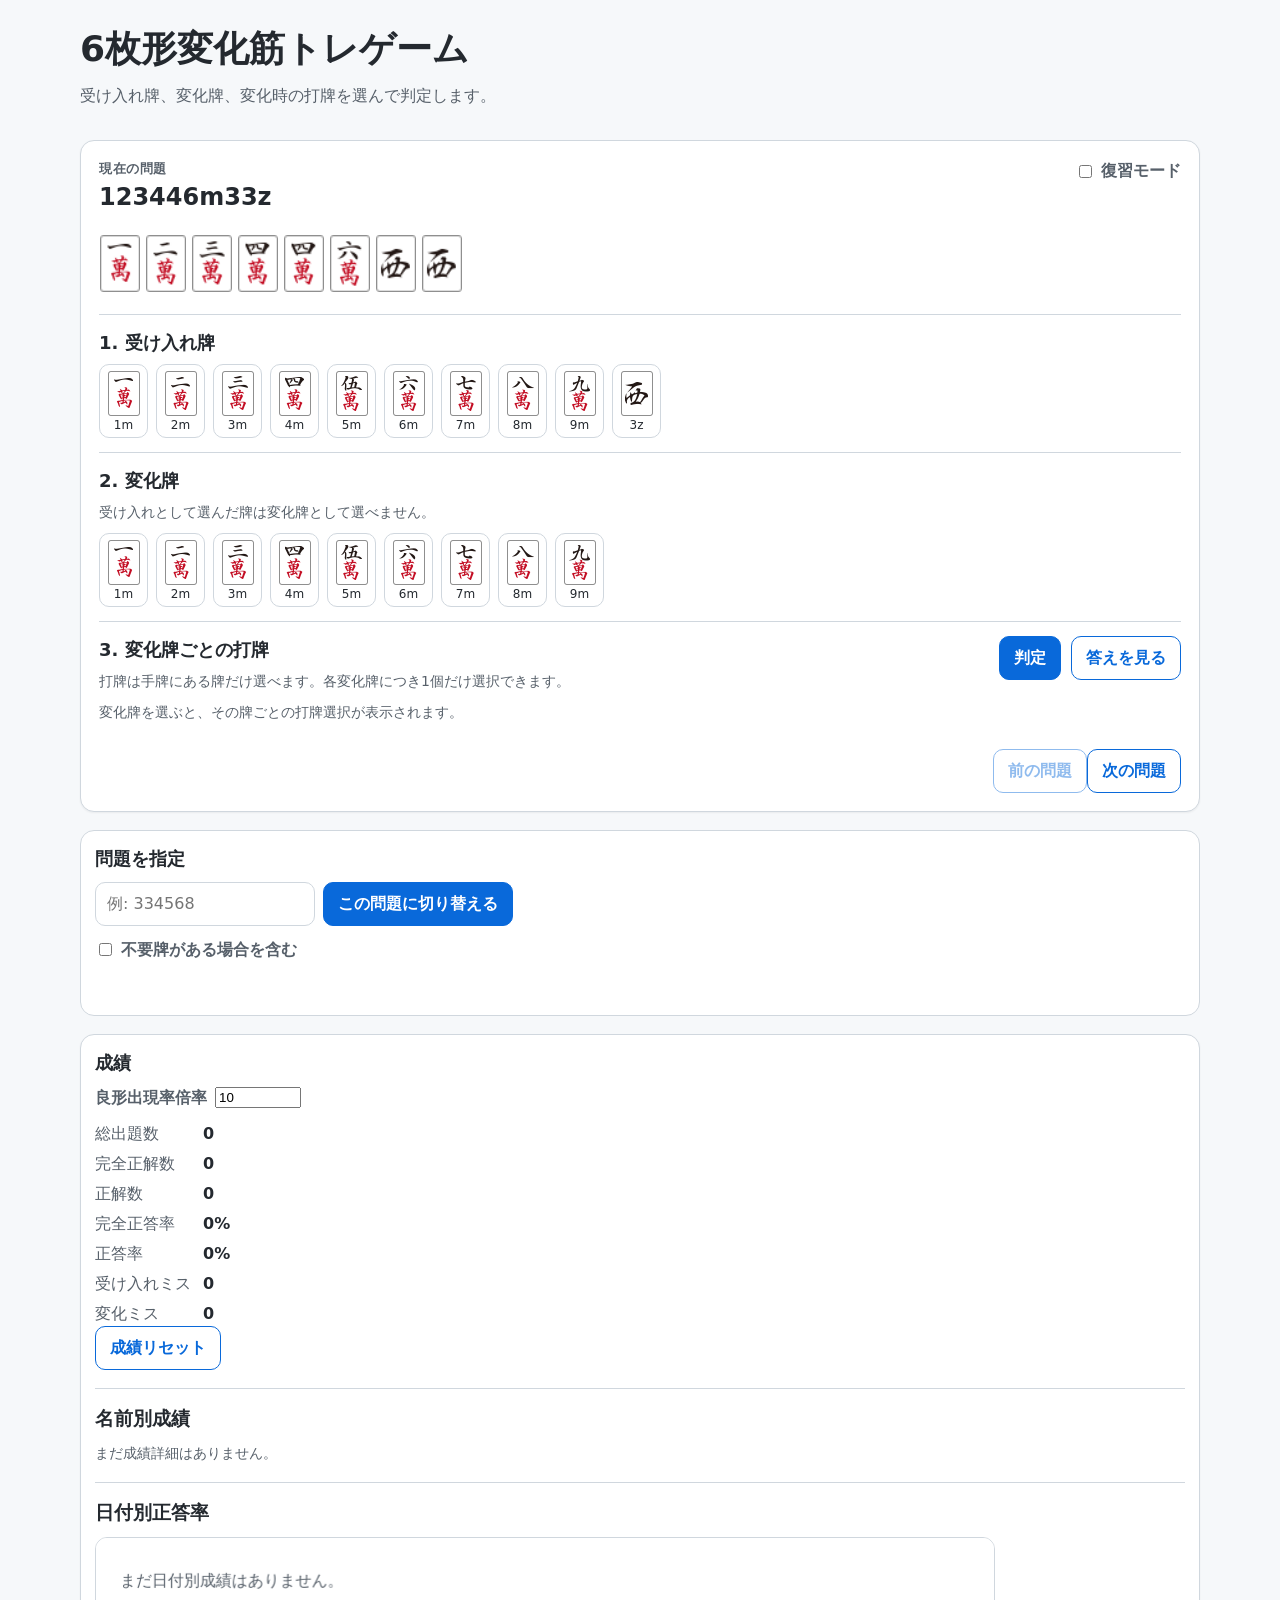
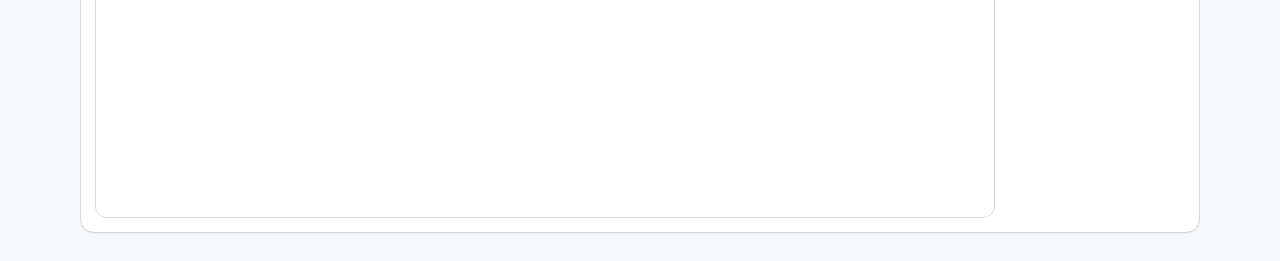
<file: index.html>
<!doctype html>
<html lang="ja">
<head>
  <meta charset="utf-8">
  <meta name="viewport" content="width=device-width, initial-scale=1">
  <title>6枚形変化筋トレゲーム</title>
  <link rel="stylesheet" href="styles.css?v=20260618-10">
</head>
<body>
  <header class="app-header">
    <div>
      <h1>6枚形変化筋トレゲーム</h1>
      <p>受け入れ牌、変化牌、変化時の打牌を選んで判定します。</p>
    </div>
  </header>

  <main>
    <section id="questionCard" class="question-card">
      <div class="question-heading">
        <div>
          <div class="eyebrow">現在の問題</div>
          <h2 id="handText">読み込み中...</h2>
          <div id="shapeName" class="shape-name"></div>
        </div>
        <div class="question-controls">
          <label class="inline-check">
            <input id="reviewModeToggle" type="checkbox">
            復習モード
          </label>
        </div>
      </div>

      <div id="transitionAnimation" class="transition-animation hidden"></div>
      <div id="handTiles" class="hand-tiles" aria-label="手牌"></div>

      <section class="answer-section">
        <h3>1. 受け入れ牌</h3>
        <div id="ukeireButtons" class="tile-button-grid"></div>
      </section>

      <section class="answer-section">
        <h3>2. 変化牌</h3>
        <p class="hint">受け入れとして選んだ牌は変化牌として選べません。</p>
        <div id="changeButtons" class="tile-button-grid"></div>
      </section>

      <section class="answer-section">
        <div class="section-heading-row">
          <div>
            <h3>3. 変化牌ごとの打牌</h3>
            <p class="hint">打牌は手牌にある牌だけ選べます。各変化牌につき1個だけ選択できます。</p>
          </div>
          <div class="actions inline-actions">
            <button id="judgeButton" type="button">判定</button>
            <button id="showAnswerButton" class="secondary" type="button">答えを見る</button>
          </div>
        </div>
        <div id="discardPanels" class="discard-panels"></div>
      </section>
      <div class="question-bottom-actions">
        <button id="previousButton" class="secondary" type="button">前の問題</button>
        <button id="nextButton" class="secondary" type="button">次の問題</button>
      </div>
    </section>

    <div id="discardModal" class="modal hidden" role="dialog" aria-modal="true" aria-labelledby="discardModalTitle">
      <div class="modal-backdrop" id="discardModalBackdrop"></div>
      <section class="modal-card">
        <div class="modal-header">
          <div>
            <h3 id="discardModalTitle">打牌を選択</h3>
            <p id="discardModalLead" class="hint"></p>
          </div>
          <button id="discardModalClose" class="secondary" type="button">閉じる</button>
        </div>
        <div id="discardModalDrawTile" class="discard-modal-draw"></div>
        <div id="discardModalButtons" class="tile-button-grid"></div>
        <div class="modal-actions">
          <button id="discardModalClear" class="secondary" type="button">この変化牌を解除</button>
        </div>
      </section>
    </div>

    <div id="resultModal" class="modal hidden" role="dialog" aria-modal="true" aria-labelledby="resultModalTitle">
      <div class="modal-backdrop" id="resultModalBackdrop"></div>
      <section class="modal-card result-modal-card">
        <div class="modal-header">
          <h3 id="resultModalTitle">判定結果</h3>
          <button id="resultModalClose" class="secondary" type="button">閉じる</button>
        </div>
        <div id="resultModalBody"></div>
        <div class="modal-actions">
          <button id="resultNextButton" type="button">次の問題</button>
        </div>
      </section>
    </div>

    <section id="resultPanel" class="result-panel hidden" aria-live="polite"></section>

    <section class="problem-selector-panel">
      <h2>問題を指定</h2>
      <div class="problem-selector-controls">
        <input id="specifiedShapeInput" type="text" inputmode="numeric" placeholder="例: 334568" maxlength="7">
        <button id="specifiedShapeButton" type="button">この問題に切り替える</button>
      </div>
      <label class="inline-check problem-filter-check">
        <input id="includeUnnecessaryTileToggle" type="checkbox">
        不要牌がある場合を含む
      </label>
      <p id="specifiedShapeMessage" class="hint" aria-live="polite"></p>
    </section>

    <section class="stats-panel" aria-label="成績">
      <h2>成績</h2>
      <div class="stats-controls">
        <label>
          良形出現率倍率
          <input id="namedShapeWeightMultiplier" type="number" min="1" max="20" step="0.5" value="10">
        </label>
      </div>
      <dl id="statsSummary">
        <dt>総出題数</dt><dd>0</dd>
        <dt>完全正解数</dt><dd>0</dd>
        <dt>正解数</dt><dd>0</dd>
        <dt>完全正答率</dt><dd>0%</dd>
        <dt>正答率</dt><dd>0%</dd>
        <dt>受け入れミス</dt><dd>0</dd>
        <dt>変化ミス</dt><dd>0</dd>
      </dl>
      <button id="resetStatsButton" class="secondary" type="button">成績リセット</button>

      <section class="stats-detail">
        <h3>名前別成績</h3>
        <div id="statsByName"></div>
      </section>

      <section class="stats-detail">
        <h3>日付別正答率</h3>
        <canvas id="dailyAccuracyChart" width="900" height="280"></canvas>
      </section>
    </section>
  </main>

  <template id="tileButtonTemplate">
    <button class="tile-button" type="button">
      <img alt="">
      <span></span>
    </button>
  </template>

  <script src="quiz-data.js?v=20260618-10"></script>
  <script src="app.js?v=20260618-10"></script>
</body>
</html>
</file>
<file: styles.css>
:root {
  color-scheme: light;
  --bg: #f6f8fa;
  --card: #ffffff;
  --text: #24292f;
  --muted: #57606a;
  --border: #d0d7de;
  --accent: #0969da;
  --accent-soft: #ddf4ff;
  --good: #1a7f37;
  --bad: #cf222e;
  --warn: #9a6700;
}

* {
  box-sizing: border-box;
}

body {
  margin: 0;
  min-height: 100vh;
  background: var(--bg);
  color: var(--text);
  font-family: system-ui, -apple-system, BlinkMacSystemFont, "Segoe UI", sans-serif;
  line-height: 1.5;
}

button {
  font: inherit;
}

.app-header,
main {
  width: min(1120px, calc(100vw - 28px));
  margin: 0 auto;
}

.app-header {
  padding: 22px 0 16px;
}

h1,
h2,
h3,
p {
  margin-top: 0;
}

h1 {
  font-size: clamp(24px, 4vw, 36px);
  margin-bottom: 8px;
}

.app-header p,
.hint,
.eyebrow {
  color: var(--muted);
}

.stats-panel,
.question-card,
.result-panel {
  background: var(--card);
  border: 1px solid var(--border);
  border-radius: 14px;
  box-shadow: 0 1px 2px rgba(27, 31, 36, 0.06);
}

.stats-panel {
  padding: 14px;
  margin-bottom: 28px;
}

.stats-panel h2 {
  font-size: 18px;
  margin-bottom: 10px;
}

.stats-controls {
  margin-bottom: 12px;
}

.stats-controls label {
  display: inline-flex;
  gap: 8px;
  align-items: center;
  color: var(--muted);
  font-weight: 700;
}

.stats-controls input {
  width: 86px;
}

dl {
  display: grid;
  grid-template-columns: auto 1fr;
  gap: 6px 12px;
  margin: 0;
}

dt {
  color: var(--muted);
}

dd {
  margin: 0;
  font-weight: 700;
}

.question-card,
.result-panel {
  padding: 18px;
  margin-bottom: 18px;
}

.question-card {
  scroll-margin-top: 12px;
}

.problem-selector-panel {
  background: var(--card);
  border: 1px solid var(--border);
  border-radius: 14px;
  padding: 14px;
  margin-bottom: 18px;
}

.problem-selector-panel h2 {
  font-size: 18px;
  margin-bottom: 10px;
}

.problem-selector-controls {
  display: flex;
  flex-wrap: wrap;
  gap: 8px;
}

.problem-selector-controls input {
  width: min(220px, 100%);
  border: 1px solid var(--border);
  border-radius: 10px;
  padding: 9px 11px;
  font: inherit;
}

.problem-filter-check {
  margin-top: 12px;
}

.problem-selector-panel .hint {
  min-height: 1.4em;
  margin-top: 8px;
}

.question-heading {
  display: flex;
  justify-content: space-between;
  gap: 14px;
  align-items: start;
}

.question-controls {
  display: flex;
  gap: 10px;
  align-items: center;
  flex-wrap: wrap;
  justify-content: flex-end;
}

.inline-check {
  display: inline-flex;
  align-items: center;
  gap: 6px;
  color: var(--muted);
  font-weight: 700;
  white-space: nowrap;
}

.eyebrow {
  font-size: 13px;
  font-weight: 700;
  letter-spacing: 0.04em;
}

#handText {
  margin-bottom: 4px;
}

.shape-name {
  color: var(--accent);
  font-weight: 800;
}

.hand-tiles,
.tile-row {
  display: flex;
  flex-wrap: wrap;
  gap: 4px;
  align-items: center;
}

.hand-tiles {
  margin: 16px 0 22px;
}

.transition-animation.hidden {
  display: none;
}

.transition-card {
  display: flex;
  flex-wrap: wrap;
  align-items: center;
  gap: 8px;
  border: 1px solid var(--border);
  border-radius: 12px;
  background: #f8fafc;
  padding: 10px 12px;
  margin: 12px 0;
}

.transition-label {
  color: var(--muted);
  font-weight: 700;
}

.transition-arrow {
  color: var(--muted);
}

.transition-action {
  display: inline-flex;
  align-items: center;
  gap: 4px;
  border-radius: 999px;
  background: #fff;
  border: 1px solid var(--border);
  padding: 4px 8px;
  font-weight: 700;
}

.transition-card .tile-img {
  width: 28px;
  height: 38px;
}

.tile-img {
  width: 42px;
  height: 57px;
  object-fit: contain;
}

.tile-drawn {
  animation: drawTilePop 900ms ease-out;
  filter: drop-shadow(0 0 8px rgba(37, 99, 235, 0.55));
}

.tile-shuffle {
  animation: tileGarapon 500ms ease-in-out;
  transform-style: preserve-3d;
}

.hand-tiles .tile-shuffle:nth-child(2) {
  animation-delay: 15ms;
}

.hand-tiles .tile-shuffle:nth-child(3) {
  animation-delay: 30ms;
}

.hand-tiles .tile-shuffle:nth-child(4) {
  animation-delay: 45ms;
}

.hand-tiles .tile-shuffle:nth-child(5) {
  animation-delay: 60ms;
}

.hand-tiles .tile-shuffle:nth-child(6) {
  animation-delay: 75ms;
}

.hand-tiles .tile-shuffle:nth-child(7) {
  animation-delay: 90ms;
}

.hand-tiles .tile-shuffle:nth-child(8) {
  animation-delay: 105ms;
}

@keyframes drawTilePop {
  0% {
    transform: translateY(-16px) scale(1.15);
    opacity: 0;
  }
  55% {
    transform: translateY(2px) scale(1.08);
    opacity: 1;
  }
  100% {
    transform: translateY(0) scale(1);
    opacity: 1;
  }
}

@keyframes tileGarapon {
  0% {
    transform: rotateY(0deg);
    filter: brightness(1);
  }
  42% {
    transform: rotateY(90deg);
    filter: brightness(0.25) saturate(0.2);
  }
  58% {
    transform: rotateY(90deg);
    filter: brightness(0.25) saturate(0.2);
  }
  100% {
    transform: rotateY(360deg);
    filter: brightness(1);
  }
}

.answer-section {
  padding-top: 14px;
  border-top: 1px solid var(--border);
  margin-top: 14px;
}

.answer-section h3 {
  font-size: 18px;
  margin-bottom: 8px;
}

.section-heading-row {
  display: flex;
  justify-content: space-between;
  gap: 16px;
  align-items: flex-start;
}

.hint {
  margin-bottom: 10px;
  font-size: 14px;
}

.tile-button-grid {
  display: flex;
  flex-wrap: wrap;
  gap: 8px;
}

.tile-button {
  display: inline-flex;
  flex-direction: column;
  align-items: center;
  gap: 3px;
  min-width: 48px;
  padding: 6px 7px;
  border: 1px solid var(--border);
  border-radius: 10px;
  background: #fff;
  color: var(--text);
  cursor: pointer;
}

.tile-button img {
  width: 33px;
  height: 45px;
  object-fit: contain;
}

.tile-button span {
  font-size: 12px;
  line-height: 1;
}

.tile-button.selected {
  border-color: var(--accent);
  background: var(--accent-soft);
  box-shadow: inset 0 0 0 1px var(--accent);
}

.tile-button:disabled {
  cursor: not-allowed;
  opacity: 0.35;
}

.discard-panels {
  display: grid;
  gap: 12px;
}

.discard-panel {
  display: grid;
  grid-template-columns: auto 1fr;
  gap: 12px;
  align-items: start;
  border: 1px solid var(--border);
  border-radius: 12px;
  padding: 10px;
  background: #fbfcfd;
}

.discard-draw-tile {
  display: flex;
  flex-direction: column;
  align-items: center;
  gap: 4px;
  color: var(--muted);
  font-size: 12px;
  font-weight: 700;
  min-width: 46px;
}

.discard-draw-tile img {
  width: 33px;
  height: 45px;
  object-fit: contain;
}

.discard-panel-body {
  min-width: 0;
}

.discard-panel h4 {
  margin: 0 0 8px;
  font-size: 15px;
}

.discard-summary-button {
  display: block;
  width: 100%;
  min-width: 0;
  text-align: left;
  color: var(--text);
  background: transparent;
  border: 0;
  border-radius: 10px;
  padding: 6px;
  cursor: pointer;
}

.discard-summary-button:hover:not(:disabled) {
  background: var(--accent-soft);
}

.discard-summary-button:disabled {
  cursor: default;
}

.discard-summary-button .tile-row {
  align-items: center;
}

.modal.hidden {
  display: none;
}

.modal {
  position: fixed;
  inset: 0;
  z-index: 50;
  display: grid;
  place-items: center;
  padding: 18px;
}

.modal-backdrop {
  position: absolute;
  inset: 0;
  background: rgba(15, 23, 42, 0.45);
}

.modal-card {
  position: relative;
  z-index: 1;
  width: min(560px, 100%);
  border-radius: 16px;
  border: 1px solid var(--border);
  background: #fff;
  box-shadow: 0 20px 60px rgba(15, 23, 42, 0.25);
  padding: 18px;
}

.result-modal-card {
  width: min(920px, 100%);
  max-height: calc(100vh - 36px);
  overflow: auto;
}

.modal-header {
  display: flex;
  justify-content: space-between;
  gap: 12px;
  align-items: flex-start;
  margin-bottom: 12px;
}

.modal-header h3 {
  margin: 0 0 4px;
}

.discard-modal-draw {
  display: flex;
  align-items: center;
  gap: 8px;
  margin-bottom: 14px;
  color: var(--muted);
  font-weight: 700;
}

.discard-modal-draw img {
  width: 33px;
  height: 45px;
  object-fit: contain;
}

.modal-actions {
  display: flex;
  justify-content: flex-end;
  margin-top: 14px;
}

.actions {
  display: flex;
  gap: 10px;
  flex-wrap: wrap;
  margin-top: 18px;
}

.inline-actions {
  margin-top: 0;
  justify-content: flex-end;
  min-width: 190px;
}

button:not(.tile-button) {
  border: 1px solid var(--accent);
  border-radius: 10px;
  background: var(--accent);
  color: white;
  padding: 9px 14px;
  cursor: pointer;
  font-weight: 700;
}

button.secondary {
  background: #fff;
  color: var(--accent);
}

button:disabled {
  cursor: not-allowed;
  opacity: 0.45;
}

.result-panel.hidden {
  display: none;
}

.result-title {
  font-size: 22px;
  margin-bottom: 12px;
}

.result-title.perfect {
  color: var(--good);
}

.result-title.correct {
  color: var(--accent);
}

.result-title.wrong {
  color: var(--bad);
}

.result-grid {
  display: grid;
  grid-template-columns: repeat(auto-fit, minmax(240px, 1fr));
  gap: 12px;
}

.result-hand {
  margin-bottom: 12px;
}

.result-hand .tile-row {
  margin-bottom: 6px;
}

.question-bottom-actions {
  display: flex;
  justify-content: flex-end;
  margin-top: 16px;
}

.result-box {
  border: 1px solid var(--border);
  border-radius: 12px;
  padding: 12px;
}

.result-box h4 {
  margin: 0 0 8px;
}

.ok {
  color: var(--good);
}

.ng {
  color: var(--bad);
}

.warn {
  color: var(--warn);
}

.change-answer {
  display: grid;
  gap: 8px;
  padding: 10px 0;
  border-bottom: 1px solid var(--border);
}

.change-answer:last-child {
  border-bottom: 0;
}

.simulator-comparison {
  border-left: 4px solid var(--accent);
  border-radius: 8px;
  background: #f3f7ff;
  padding: 8px 10px;
  line-height: 1.55;
}

.simulator-warning {
  color: #92400e;
  margin-bottom: 4px;
}

.furiten-warning {
  border-left: 4px solid var(--bad);
  border-radius: 8px;
  background: #fff1f2;
  color: #991b1b;
  padding: 8px 10px;
  line-height: 1.55;
}

.small {
  color: var(--muted);
  font-size: 13px;
}

.discard-result {
  border-left: 4px solid var(--border);
  padding: 6px 8px;
  margin: 6px 0;
  background: #fbfcfd;
}

.discard-result.ok {
  border-left-color: var(--good);
}

.discard-result.ng {
  border-left-color: var(--bad);
  background: #fff5f5;
}

.discard-result.warn {
  border-left-color: var(--warn);
  background: #fff8c5;
}

.stats-detail {
  margin-top: 18px;
  padding-top: 16px;
  border-top: 1px solid var(--border);
}

.stats-detail h3 {
  margin-bottom: 10px;
}

.stats-table {
  width: 100%;
  border-collapse: collapse;
  font-size: 14px;
}

.stats-table th,
.stats-table td {
  border-bottom: 1px solid var(--border);
  padding: 7px 8px;
  text-align: right;
}

.stats-table th:first-child,
.stats-table td:first-child {
  text-align: left;
}

#dailyAccuracyChart {
  display: block;
  width: 100%;
  max-width: 900px;
  height: auto;
  border: 1px solid var(--border);
  border-radius: 12px;
  background: #fff;
}

@media (max-width: 760px) {
  .question-heading {
    flex-direction: column;
  }

  .question-controls,
  .section-heading-row {
    width: 100%;
    flex-direction: column;
    align-items: stretch;
  }

  .inline-actions {
    justify-content: flex-start;
  }

  .tile-img {
    width: 36px;
    height: 49px;
  }

  .tile-button {
    min-width: 43px;
    padding: 5px;
  }

  .tile-button img {
    width: 30px;
    height: 41px;
  }
}
</file>
